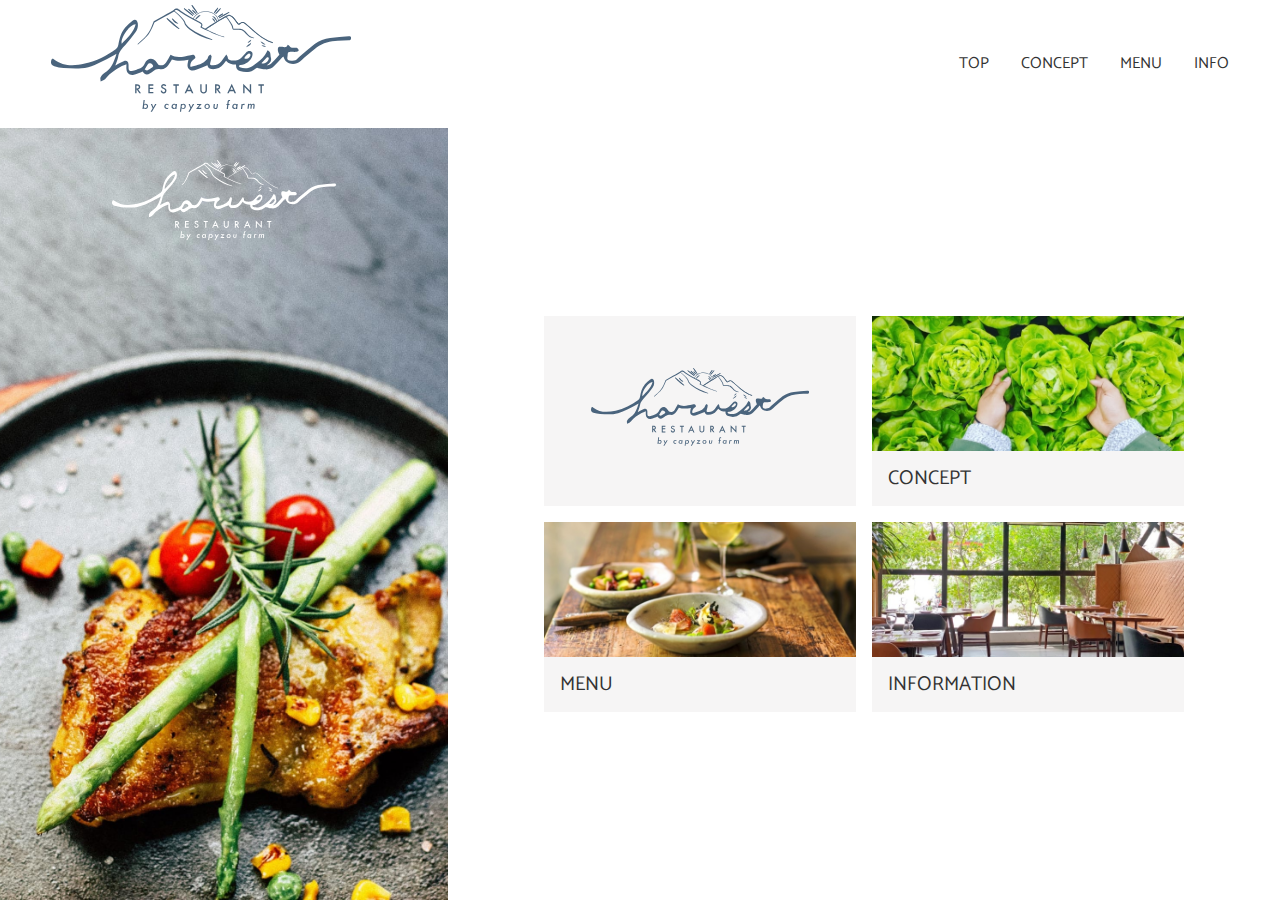
<file: index.html>
<!DOCTYPE html>
<html lang="ja">

<head>
    <meta charset="UTF-8">
    <meta name="viewport" content="width=device-width, initial-scale=1.0">
    <meta name="robots" content="noindex, nofollow">
    <title>隠れ家レストラン</title>
    <link rel="stylesheet" href="css/destyle.css">
    <link rel="stylesheet" href="css/style.css">
    <link rel="stylesheet" href="css/media.css">
    <link rel="preconnect" href="https://fonts.googleapis.com">
    <link rel="preconnect" href="https://fonts.gstatic.com" crossorigin>
    <link
        href="https://fonts.googleapis.com/css2?family=Catamaran:wght@400;700&family=Noto+Sans+JP:wght@400;700&display=swap"
        rel="stylesheet">
</head>

<body>
    <header>
        <div class="headerWrap">
            <h1>
                <img src="images/top_pclogo.svg" alt="ロゴ">
            </h1>

            <nav>
                <ul>
                    <li><a href="index.html">TOP</a></li>
                    <li><a href="concept.html">CONCEPT</a></li>
                    <li><a href="menu.html">MENU</a></li>
                    <li><a href="info.html">INFO</a></li>
                </ul>
            </nav>
        </div>

    </header>

    <main>
        <div class="topContainer">
            <section id="topSec01">
                <div class="topSec01_box">
                    <img src="images/top_logo.svg" alt="TOP_LOGO">
                </div>
            </section>

            <section id="topSec02">
                <ul>
                    <li>
                        <a href="index.html">
                            <img src="images/top_pclogo.svg" alt="TOPLOGO">
                        </a>
                    </li>

                    <li>
                        <a href="concept.html">
                            <img src="images/top_ph01.jpg" alt="conceptLink">
                            <h2>CONCEPT</h2>
                        </a>
                    </li>

                    <li>
                        <a href="menu.html">
                            <img src="images/top_ph02.jpg" alt="menuLink">
                            <h2>MENU</h2>
                        </a>
                    </li>

                    <li>
                        <a href="info.html">
                            <img src="images/top_ph03.jpg" alt="infoLink">
                            <h2>INFORMATION</h2>
                        </a>
                    </li>
                </ul><!-- /.topSec02Box -->
            </section>
        </div><!-- topContainer -->
    </main>
</body>

</html>
</file>
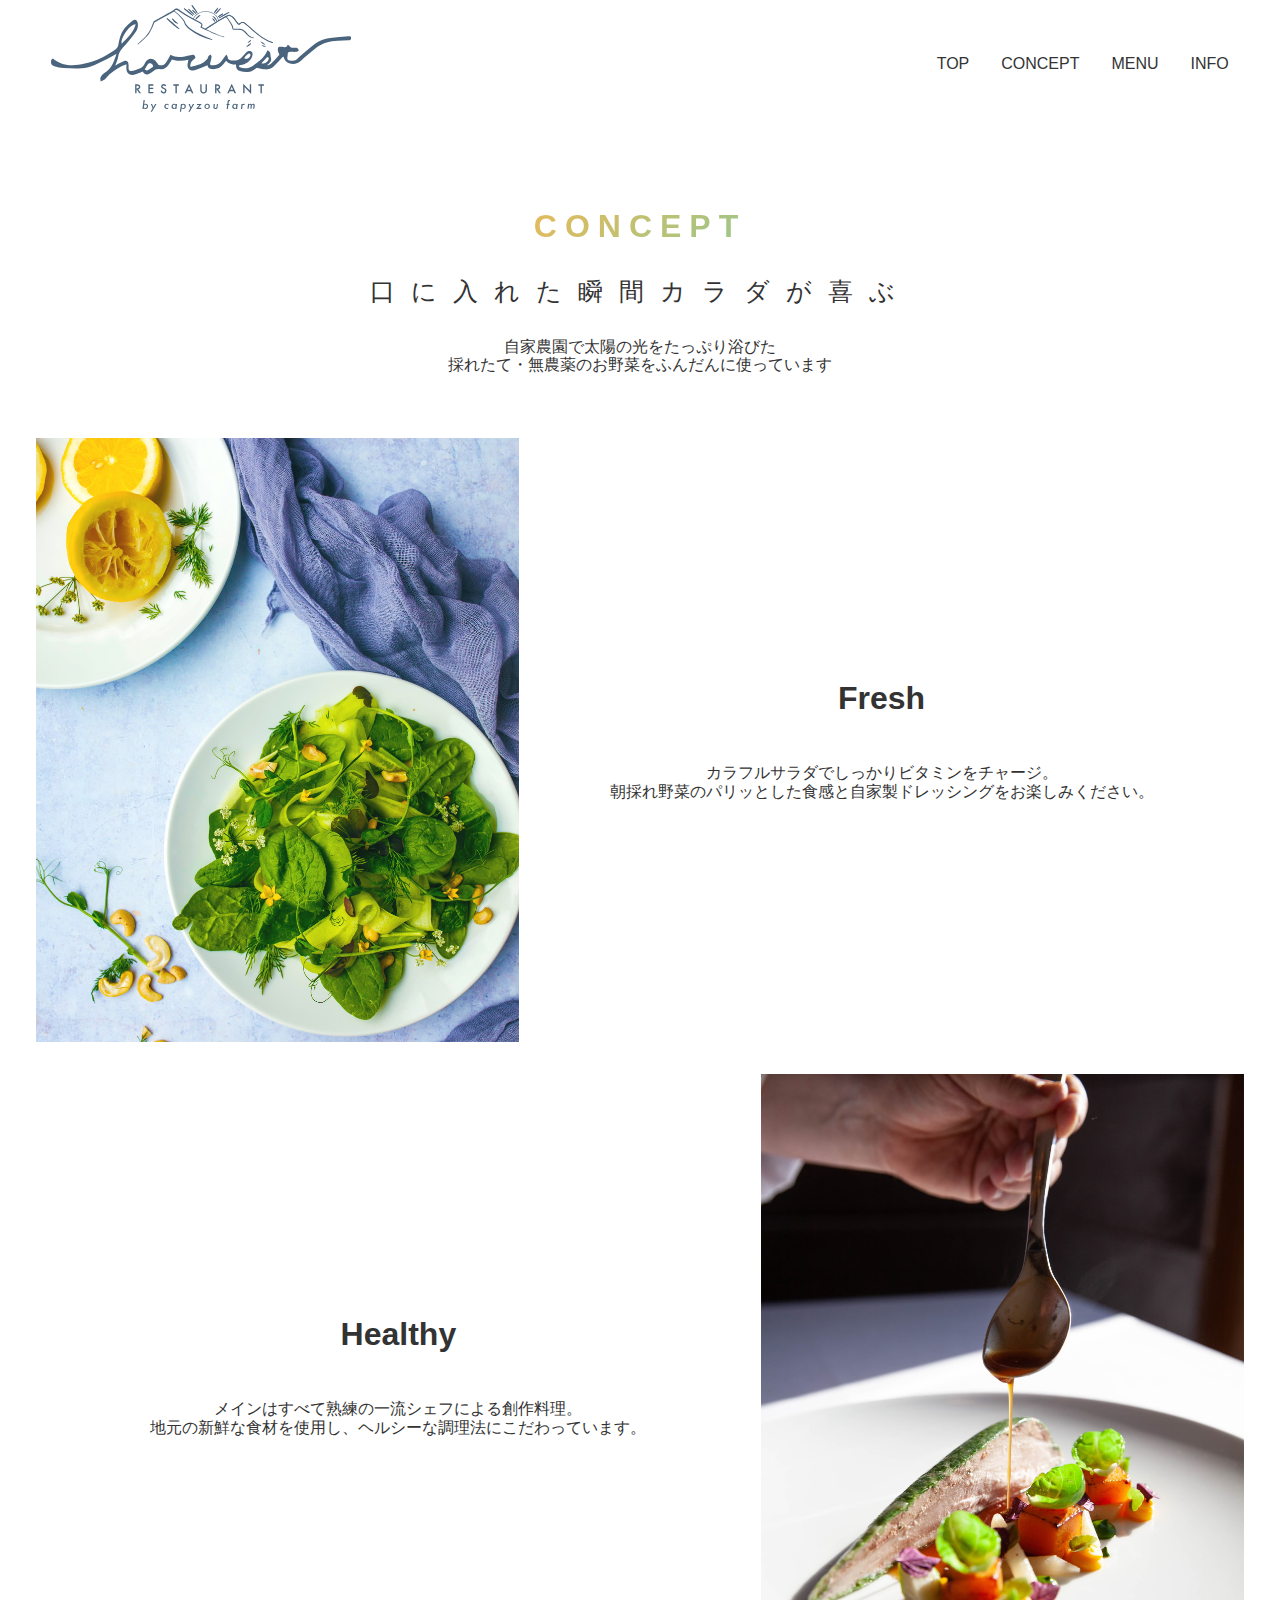
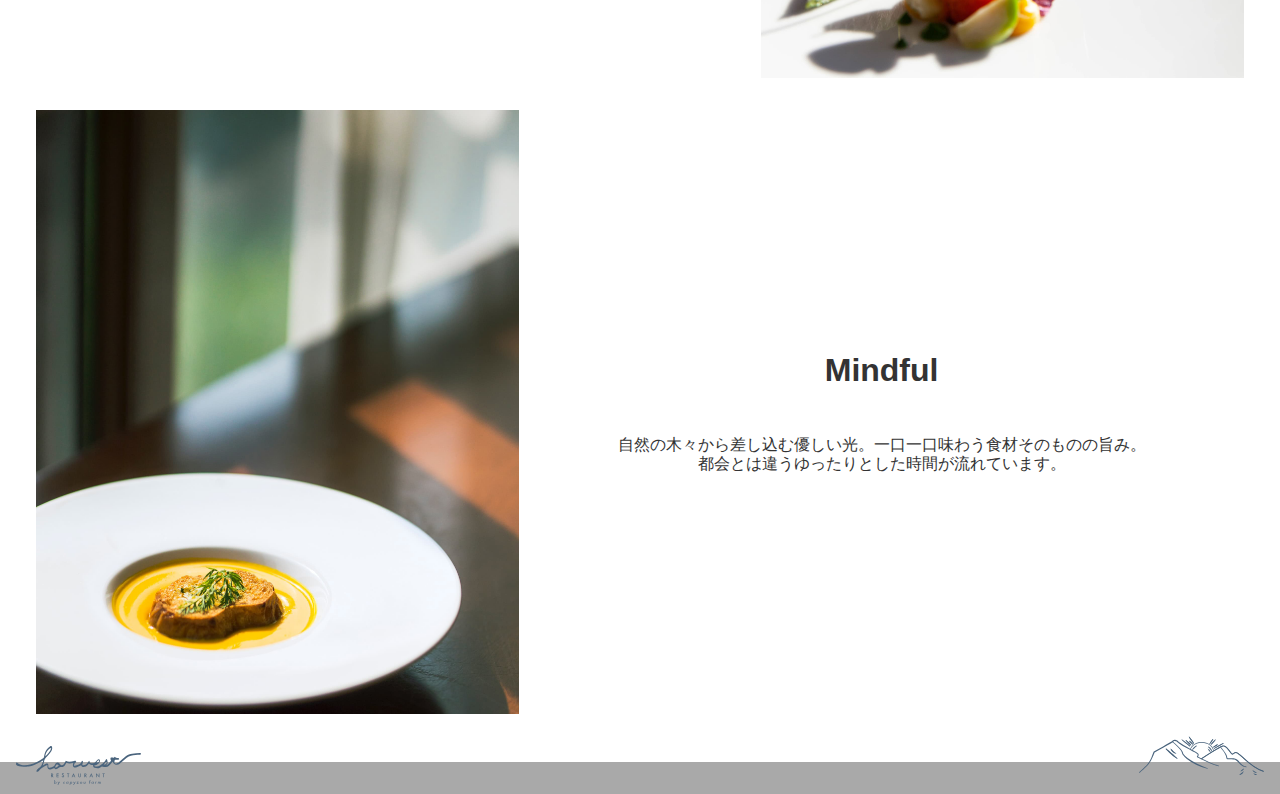
<file: concept.html>
<!DOCTYPE html>
<html lang="ja">

<head>
    <meta charset="UTF-8">
    <meta name="viewport" content="width=device-width, initial-scale=1.0">
    <meta name="robots" content="noindex, nofollow">
    <title>CONCEPT</title>
    <link rel="stylesheet" href="css/destyle.css">
    <link rel="stylesheet" href="css/style.css">
    <link rel="stylesheet" href="css/media.css">
</head>

<body>
    <header>
        <div class="headerWrap">
            <h1>
                <img src="images/top_pclogo.svg" alt="ロゴ">
            </h1>

            <nav>
                <ul>
                    <li><a href="index.html">TOP</a></li>
                    <li><a href="concept.html">CONCEPT</a></li>
                    <li><a href="menu.html">MENU</a></li>
                    <li><a href="info.html">INFO</a></li>
                </ul>
            </nav>
        </div>

    </header>

    <main>
        <div class="concept">
            <section class="concepthead">
                <h2><span>CONCEPT</span></h2>
                <h3>口に入れた瞬間カラダが喜ぶ</h3>
                <p>自家農園で太陽の光をたっぷり浴びた<br>
                    採れたて・無農薬のお野菜をふんだんに使っています
                </p>
            </section>

            <section class="conceptbox">
                <img src="images/concept_ph01.jpg" alt="con1">
                <div class="conceptbox_box">
                    <h2>Fresh</h2>
                    <p>カラフルサラダでしっかりビタミンをチャージ。<br>
                        朝採れ野菜のパリッとした食感と自家製ドレッシングをお楽しみください。</p>
                </div>
            </section>

            <section class="conceptbox">
                <img src="images/concept_ph02.jpg" alt="co2">
                <div class="conceptbox_box">
                    <h2>Healthy</h2>
                    <p>メインはすべて熟練の一流シェフによる創作料理。<br>
                        地元の新鮮な食材を使用し、ヘルシーな調理法にこだわっています。</p>
                </div>
            </section>

            <section class="conceptbox">
                <img src="images/concept_ph03.jpg" alt="con3">
                <div class="conceptbox_box">
                    <h2>Mindful</h2>
                    <p>自然の木々から差し込む優しい光。一口一口味わう食材そのものの旨み。<br>
                        都会とは違うゆったりとした時間が流れています。</p>
                </div>
            </section>
        </div>
    </main>

    <footer>
        <div class="foot">
            <div class="footimg">
                <img src="images/footer_logo.svg" alt="logo">
            </div>
            <div class="footimg">
                <img src="images/footer_mt.svg" alt="logo2">
            </div>
        </div>
    </footer>



</body>

</html>
</file>
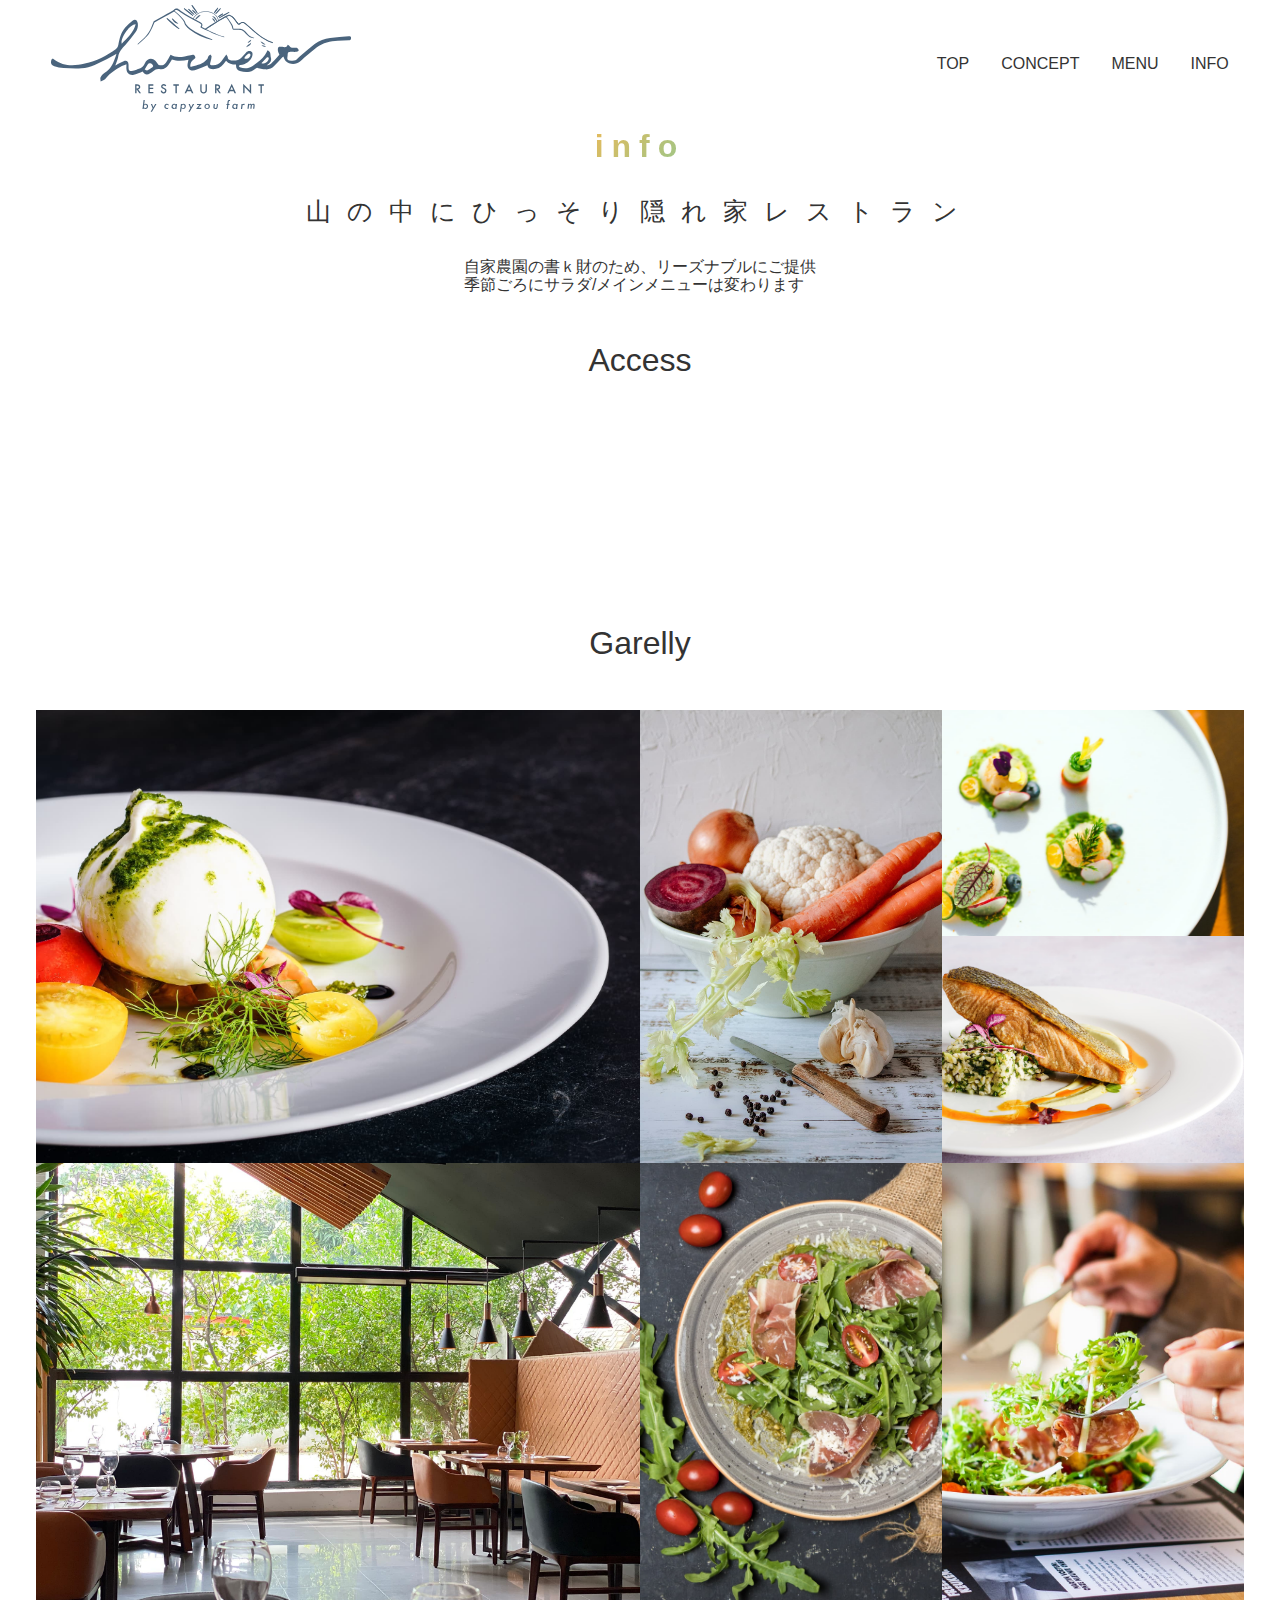
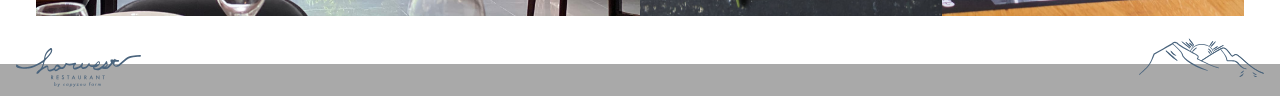
<file: info.html>
<!DOCTYPE html>
<html lang="ja">

<head>
    <meta charset="UTF-8">
    <meta name="viewport" content="width=device-width, initial-scale=1.0">
    <meta name="robots" content="noindex, nofollow">
    <title>INFO</title>
    <link rel="stylesheet" href="css/destyle.css">
    <link rel="stylesheet" href="css/style.css">
    <link rel="stylesheet" href="css/media.css">
</head>

<body>
    <header>
        <div class="headerWrap">
            <h1>
                <img src="images/top_pclogo.svg" alt="ロゴ">
            </h1>

            <nav>
                <ul>
                    <li><a href="index.html">TOP</a></li>
                    <li><a href="concept.html">CONCEPT</a></li>
                    <li><a href="menu.html">MENU</a></li>
                    <li><a href="info.html">INFO</a></li>
                </ul>
            </nav>
        </div>

    </header>

    <section class="menuheader">
        <h2><span>info</span></h2>
        <h3>山の中にひっそり隠れ家レストラン</h3>
        <p>自家農園の書ｋ財のため、リーズナブルにご提供<br>
            季節ごろにサラダ/メインメニューは変わります</p>
    </section>

    <section class="accessgarelly">
        <h2>Access</h2>
        <div class="map">
            <iframe
                src="https://www.google.com/maps/embed?pb=!1m18!1m12!1m3!1d3025.3063848815723!2d-74.04450042238021!3d40.68924943532081!2m3!1f0!2f0!3f0!3m2!1i1024!2i768!4f13.1!3m3!1m2!1s0x89c25090129c363d%3A0x40c6a5770d25022b!2z6Ieq55Sx44Gu5aWz56We5YOP!5e0!3m2!1sja!2sjp!4v1698297440841!5m2!1sja!2sjp"
                width="600" height="450" style="border:0;" allowfullscreen="" loading="lazy"
                referrerpolicy="no-referrer-when-downgrade">
            </iframe>
        </div>

        <h2>Garelly</h2>
        <div class="gara00">
            <div class="gara01">
                <p class="gara0111"><img src="images/info_g01.jpg" alt=""></p>
                <div class="gara011">
                    <p><img src="images/info_g02.jpg" alt=""></p>
                    <div class="gara012">
                        <p><img src="images/info_g03.jpg" alt=""></p>
                        <p><img src="images/info_g04.jpg" alt=""></p>
                    </div>
                </div>
            </div>
            <div class="gara02">
                <p class="gara0222"><img src="images/info_g05.jpg" alt=""></p>
                <div class="gara021">
                    <p><img src="images/info_g06.jpg" alt=""></p>
                    <p><img src="images/info_g07.jpg" alt=""></p>
                </div>
            </div>
        </div>
    </section>

    <footer>
        <div class="foot">
            <div class="footimg">
                <img src="images/footer_logo.svg" alt="logo">
            </div>
            <div class="footimg">
                <img src="images/footer_mt.svg" alt="logo2">
            </div>
        </div>
    </footer>


</body>

</html>
</file>
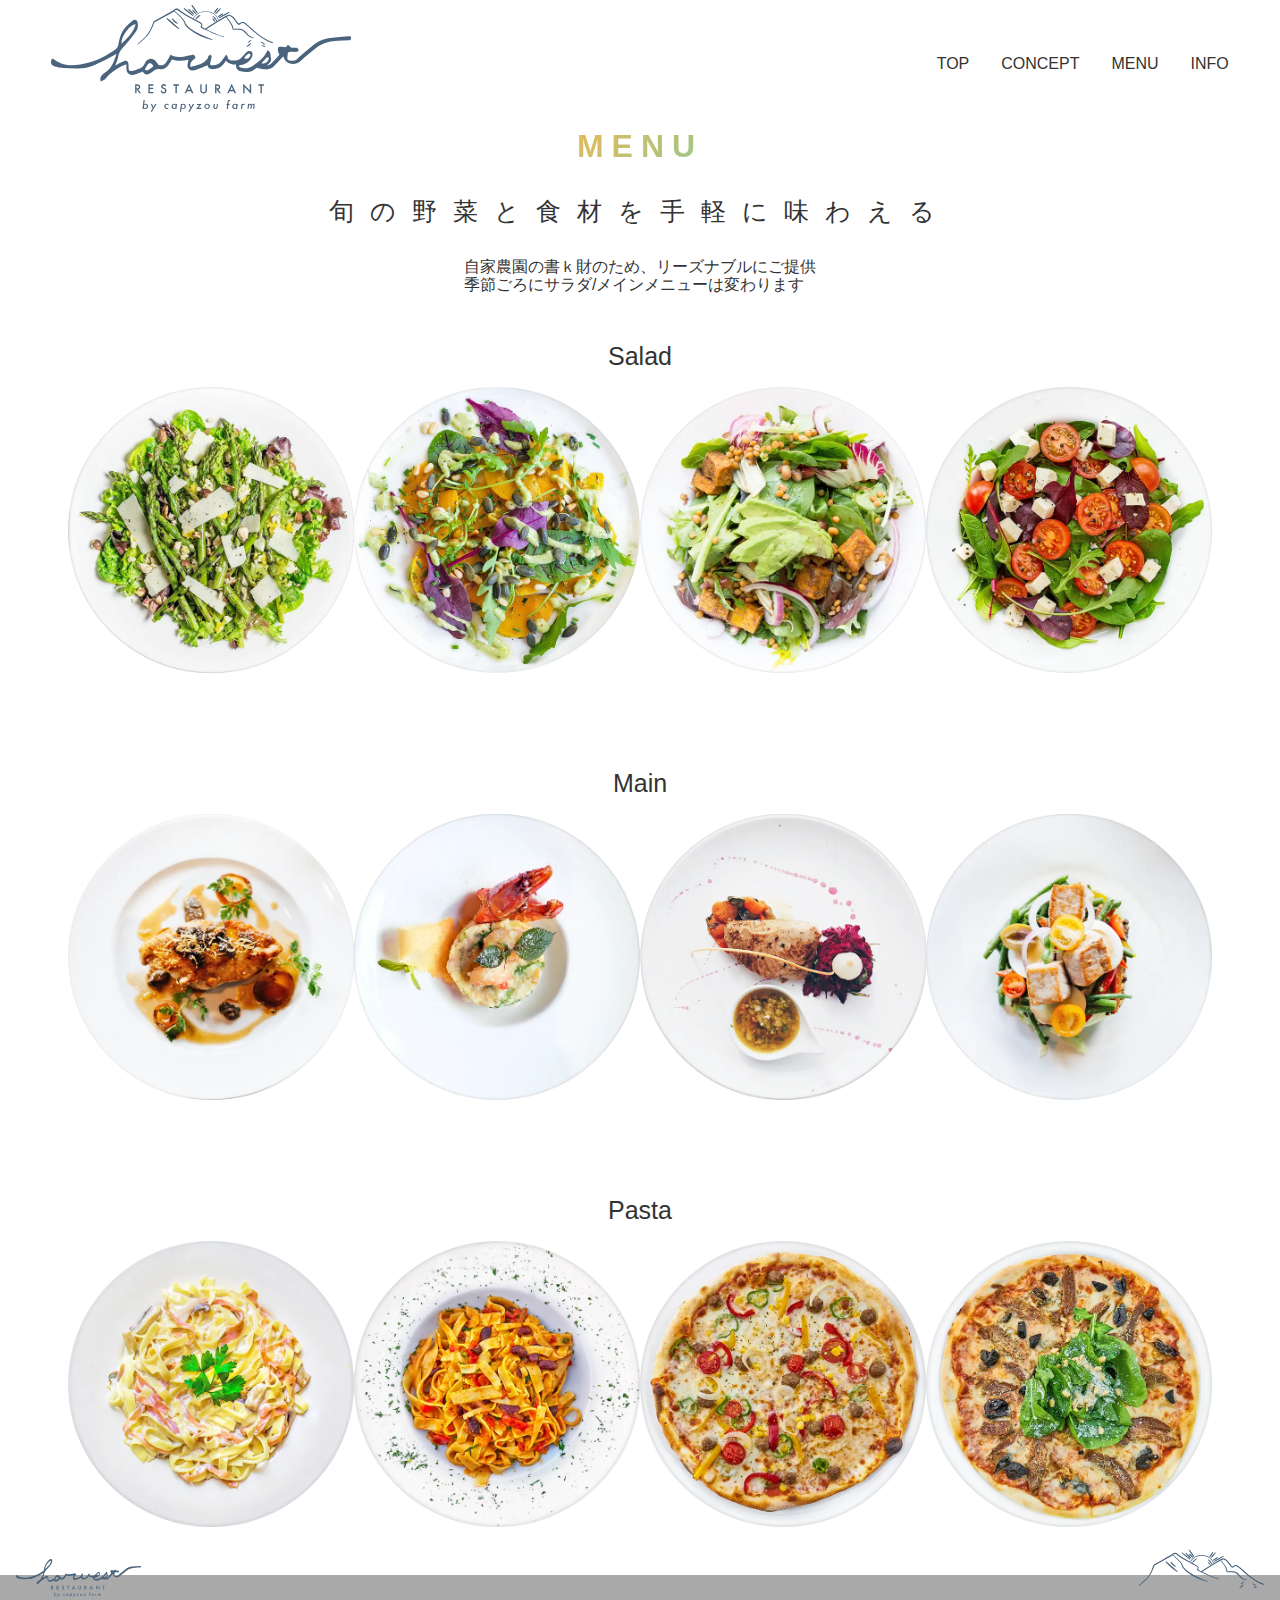
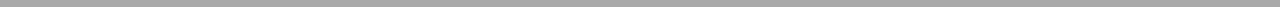
<file: menu.html>
<!DOCTYPE html>
<html lang="ja">

<head>
    <meta charset="UTF-8">
    <meta name="viewport" content="width=device-width, initial-scale=1.0">
    <meta name="robots" content="noindex, nofollow">
    <title>MENU</title>
    <link rel="stylesheet" href="css/destyle.css">
    <link rel="stylesheet" href="css/style.css">
    <link rel="stylesheet" href="css/media.css">
</head>

<body>
    <header>
        <div class="headerWrap">
            <h1>
                <img src="images/top_pclogo.svg" alt="ロゴ">
            </h1>

            <nav>
                <ul>
                    <li><a href="index.html">TOP</a></li>
                    <li><a href="concept.html">CONCEPT</a></li>
                    <li><a href="menu.html">MENU</a></li>
                    <li><a href="info.html">INFO</a></li>
                </ul>
            </nav>
        </div>

    </header>

    <main>
        <section class="menuheader">
            <h2><span>MENU</span></h2>
            <h3>旬の野菜と食材を手軽に味わえる</h3>
            <p>自家農園の書ｋ財のため、リーズナブルにご提供<br>
                季節ごろにサラダ/メインメニューは変わります</p>
        </section>

        <section class="menusec01">
            <ul>
                <li>
                    <h3>Salad</h3>
                    <div class="menuimg">
                        <p><img src="images/menu_s01.webp" alt=""></p>
                        <p><img src="images/menu_s02.webp" alt=""></p>
                        <p><img src="images/menu_s03.webp" alt=""></p>
                        <p><img src="images/menu_s04.webp" alt=""></p>
                    </div>
                </li>
                <li>
                    <h3>Main</h3>
                    <div class="menuimg">
                        <p><img src="images/menu_m01.webp" alt=""></p>
                        <p><img src="images/menu_m02.webp" alt=""></p>
                        <p><img src="images/menu_m03.webp" alt=""></p>
                        <p><img src="images/menu_m04.webp" alt=""></p>
                    </div>
                </li>
                <li>
                    <h3>Pasta</h3>
                    <div class="menuimg">
                        <p><img src="images/menu_p01.webp" alt=""></p>
                        <p><img src="images/menu_p02.webp" alt=""></p>
                        <p><img src="images/menu_p03.webp" alt=""></p>
                        <p><img src="images/menu_p04.webp" alt=""></p>
                    </div>
                </li>
            </ul>
        </section>

        <footer>
            <div class="foot">
                <div class="footimg">
                    <img src="images/footer_logo.svg" alt="logo">
                </div>
                <div class="footimg">
                    <img src="images/footer_mt.svg" alt="logo2">
                </div>
            </div>
        </footer>


    </main>



</body>

</html>
</file>
<file: css/style.css>
@charset "utf-8";

/*

このコードは教科書のwebサイトを、教科書指定のコードを使わずにデザインカンプだけを見ながら設計しています。
要素の大きさや余白など教科書と異なる点は多いと思いますが、コーディング初学者にとって最も大事なのは、ディテールにこだわることではなく、
HTMLとCSSを正しく扱って、レイアウトを組めるかどうかだと考えています。

予習・復習・自習をしっかりこなしている方はレイアウトだけでは簡単すぎると思いますので、
細かい余白やサイズにもこだわってみてください。

*/

body {
    font-family: 'Catamaran', 'Noto Sans JP', sans-serif;
    color: #333;
}

img {
    max-width: 100%;
    height: auto;
}

/******************************* header ****************************** */

.headerWrap {
    max-width: 1280px;
    height: 128px;
    margin: 0 auto;
    padding: 0 4%;
    display: flex;
    justify-content: space-between;
    align-items: center;
    gap: 2rem;
}

.headerWrap h1 {
    width: clamp(100px, 100%, 300px);
    /* min , width , maxの一括指定 */
    /* min-width:100px;
    width: 100%;
    max-width: 300px; */
}

.headerWrap nav ul {
    display: flex;
    gap: 2rem;
}

/******************************* TOP Page ****************************** */

.topContainer {
    width: 100%;
    height: auto;
    display: flex;
    align-items: center;
}

#topSec01 {
    width: 35%;
    /* flex-basis: 35%;   こちらでも良い。こちらで書いた方が有利な時がある */
    height: auto;
}

.topSec01_box {
    width: 100%;
    height: calc(100vh - 128px);
    /* 高さをビューポート単位で高さピッタリに合わせて、そこからheaderの高さを引いている */
    background-image: url(../images/top_bg.jpg);
    background-size: cover;
    background-position: center;
    /* お肉の画像が切れて欲しくないので、これで真ん中基準でcoverするようになります */
    text-align: center;
    /* 中に入れているロゴ画像を真ん中寄せ */
    padding-top: 2rem;
    /* 中に入れているロゴ画像の上をpaddingで2文字分開けています */
}

.topSec01_box img {
    width: clamp(200px, 50%, 300px);
    /* 真ん中のwidth:50%設定がポイント。これによって200〜300pxの間を伸縮するようになります */
    height: auto;
}

#topSec02 {
    width: 50%;
    /* flex-basis: 50%; こちらでも良い*/
    height: auto;
    /* #topSec01はwidth:35%なので合計85%。残りの15%がmarginになるので、margin:0 autoをこちらにかけると、余白が7.5%ずつ分配されて隙間ができます */
    margin: 0 auto;
}

#topSec02 ul {
    width: 100%;
    height: auto;
    display: flex;
    flex-wrap: wrap;
    justify-content: center;
    gap: 1rem;
}

#topSec02 ul li {
    width: calc(100% / 2 - 0.5rem);
    /* #topSec02 ulの指定で、gap:1remを指定しているので、0.5remづつ引いた要素２つの隙間が合計1remになる */
    height: auto;
    background-color: #f6f5f5;
}

#topSec02 ul li a {
    display: block;
    /* インライン要素のaタグを箱のように扱っているので、display:blockでブロック要素に変換。*/
}

#topSec02 ul li:nth-child(1) a {
    width: 100%;
    height: 100%;
    /* TOPへのリンクはSVG画像しか入っていないので、幅と高さを指定して、flexboxを使って中央揃え */
    display: flex;
    align-items: center;
    justify-content: center;
}

#topSec02 ul li:nth-child(1) a img {
    width: 70%;
    height: auto;
    /* ちょっと小さくしてます。こちらではなく、imgの親要素にpaddingを書いても同様のことができます */
}

#topSec02 ul li h2 {
    font-size: 1.25rem;
    /* ちょっと大きくしている */
    padding: 1rem;
    /* 見出しの周りに1文字分のpaddingを作ることで、高さを作っています。この方法はよく使います。 */
}


/******************************* CONCEPT Page ****************************** */

.concept {
    display: flex;
    flex-direction: column;
    max-width: 1240px;
    padding: 1rem;
    gap: 2rem;
    margin: 2rem auto;
}

.concepthead {
    display: flex;
    flex-direction: column;
    text-align: center;
    padding: 2rem;
    gap: 2rem;
}

.concepthead h2 {
    font-size: 2rem;
    letter-spacing: 0.5rem;
}

.concepthead h2 span,
.menuheader h2 span {
    background-image: linear-gradient(135deg, #e6ba5b 0%, #9ac78a 100%);
    -webkit-background-clip: text;
    -moz-background-clip: text;
    background-clip: text;
    color: transparent;
    font-weight: bold;
}

.concepthead h3,
.menuheader h3 {
    font-size: 25px;
    letter-spacing: 1rem;
}

.conceptbox {
    display: flex;
}

.conceptbox img {
    width: 40%;
}

.conceptbox_box {
    width: 50%;
    display: flex;
    flex-direction: column;
    justify-content: center;
    text-align: center;
    margin: 0 auto;
    gap: 3rem;
}

.conceptbox_box h2 {
    font-size: 2rem;
    font-weight: bold;
}

.concept :nth-child(3) {
    flex-direction: row-reverse;
}

.foot {
    height: 2rem;
    display: flex;
    justify-content: space-between;
    padding: 0 1rem;
    background-color: darkgray;
}

.foot .footimg {
    width: 10%;
    /* 目分量 */
    min-width: 100px;
    height: auto;
    transform: translateY(-1rem);
}

.foot .footimg:nth-child(2) {
    transform: translateY(-1.6rem);
}


.menuheader {
    display: flex;
    flex-direction: column;
    align-items: center;
    gap: 2rem;
}

.menuheader h2 {
    font-size: 2rem;
    letter-spacing: 0.5rem;
}

.menusec01 ul {
    max-width: 1240px;
    margin: 0 auto;
}

.menusec01 ul li {
    padding: 3rem;
}

.menusec01 ul li h3 {
    text-align: center;
    font-size: 25px;
    padding-bottom: 1rem;

}

.menusec01 ul li .menuimg {
    display: flex;
}

.menusec01 ul li .menuimg p {
    display: flex;
}

.accessgarelly {
    max-width: 1240px;
    margin: 2rem auto;
    padding: 1rem;
    text-align: center;
    display: flex;
    flex-direction: column;
    align-items: center;
    gap: 3rem;
}

.accessgarelly h2 {
    font-size: 2rem;
}

.accessgarelly .map {
    width: 100%;
    height: auto;
}

.accessgarelly .map iframe {
    width: 100%;
    height: 20%;
}

.accessgarelly .gara00 {
    /* display: flex;
    flex-direction: column; */
    gap: 0;
    width: 100%;
    height: auto;
}

.accessgarelly .gara00 .gara01,
.accessgarelly .gara00 .gara02,
.accessgarelly .gara00 .gara01 .gara011,
.accessgarelly .gara00 .gara02 .gara021 {
    display: flex;
}

.accessgarelly .gara01 .gara0111,
.accessgarelly .gara01 .gara011{
    width: 50%;
}

.accessgarelly .gara01 .gara011 p,
.accessgarelly .gara01 .gara011 .gara012
{
    height: 100%;
    width: 50%;
}

.accessgarelly .gara01 .gara011 .gara012 p{
    width:100%;
}


.accessgarelly .gara00 .gara01 .gara011 .gara012 {
    display: flex;
    flex-direction: column;
}

.accessgarelly .gara02 .gara0222,
.accessgarelly .gara02 .gara021
{
width: 50%;
}

.accessgarelly .gara02 .gara021 p{
width: 50%;
}


.accessgarelly .gara01 p img,
.accessgarelly .gara02 p img,
.accessgarelly .gara00 .gara01 .gara011 p img,
.accessgarelly .gara00 .gara01 .gara011 .gara012 p img {
    height: 100%;
    object-fit: cover;
}
</file>
<file: css/media.css>
@charset "utf-8";

/* 教科書では920pxの指定があります。タブレット基準で考えるならば834px以上で切り替わると良いので、900px前後でプロジェクトに応じて可変させます */
@media (width < 920px) {

    /******************************* header ****************************** */

    .headerWrap {
        height: calc(118.99px + 1rem + 1rem + 1rem);
        /* ロゴ画像の高さ119px + 1rem + ナビゲーションの高さ1rem + 下の余白1rem */
        /* 結果、166.99px */
        gap: 1rem;
        flex-direction: column;
        justify-content: flex-start;
    }

    /******************************* TOP Page ****************************** */

    .topContainer {
        flex-direction: column;
        /* 子要素の横幅をflex-basisで指定しているなら、display:blockでflexboxを解除するという手もあります。 */
        gap: 5rem;
    }

    #topSec01 {
        width: 100%;
    }

    .topSec01_box {
        height: calc(100vh - 166.99px);
        /* CSS変数を使うと、こちらでわざわざ計算しなくて済むが、まだ授業で使っていないので、冗長な書き方になってます */
    }

    #topSec02 {
        width: 100%;
    }

    #topSec02 ul {
        gap: 3rem;
    }

    #topSec02 ul li {
        width: calc(100% - 4rem);
    }

    #topSec02 ul li:nth-child(1) {
        display: none;
    }

    /*
    教科書の付属素材データに不備があるのでこれを入れないといけない
    imgに対して、width100%と指定すると、画像のオリジナルサイズを無視して無理やり100%幅まで引き伸ばすことができます。 
    教科書P225に解説があります。そして、そこに作者の発言があるんですが・・・このデータの不備と発言が矛盾しているので、イラッとします。
    */
    #topSec02 ul li a img {
        width: 100%;
    }

    .concept :nth-child(3) {
        flex-direction: column;
    }

    .conceptbox {
        flex-direction: column;
    }

    .conceptbox img {
        width: 100%;
        height: 30vh;
        object-fit: cover;
        object-position: center 90%;
    }

    .conceptbox_box {
        margin-top: 1rem;
        gap: 1rem;
    }

    .menusec01 ul li .menuimg {
        flex-wrap: wrap;
    }

    .menusec01 ul li .menuimg p {
        width: calc(100% / 2 - 0.75rem);
    }

    .foot {
        padding: 0;
    }

    .foot .footimg {
        width: 160px;
        transform: translateY(-1.2rem);
    }

    .foot .footimg:nth-child(2) {
        width: 160px;
        transform: translateY(-3.2rem);
    }

    /* --------------------------------------------- */

    .accessgarelly .gara01 .gara0111,
    .accessgarelly .gara01 .gara011,
    .accessgarelly .gara02 .gara0222,
    .accessgarelly .gara02 .gara021 {
        width: 100%;
    }

    .accessgarelly .gara00 .gara01,
    .accessgarelly .gara00 .gara02 {
        flex-direction: column;
    }

    .accessgarelly .gara00 .gara01 .gara011 {
        display: flex;
    }

    .accessgarelly .gara00 .gara01 .gara011 .gara012{
        height: auto;
    }

    .accessgarelly .gara00 .gara01 .gara011 .gara012 p{
        height: 50%;
    }

    .accessgarelly .gara00 .gara02 .gara021 {
        display: flex;
    }




    
}

/* width < 920px */
</file>
<file: css/destyle.css>
/*! destyle.css v4.0.0 | MIT License | https://github.com/nicolas-cusan/destyle.css */

/* Reset box-model and set borders */
/* ============================================ */

*,
::before,
::after {
    box-sizing: border-box;
    border-style: solid;
    border-width: 0;
}

/* Document */
/* ============================================ */

/**
 * 1. Correct the line height in all browsers.
 * 2. Prevent adjustments of font size after orientation changes in iOS.
 * 3. Remove gray overlay on links for iOS.
 */

html {
    line-height: 1.15;
    /* 1 */
    -webkit-text-size-adjust: 100%;
    /* 2 */
    -webkit-tap-highlight-color: transparent;
    /* 3*/
}

/* Sections */
/* ============================================ */

/**
 * Remove the margin in all browsers.
 */

body {
    margin: 0;
}

/**
 * Render the `main` element consistently in IE.
 */

main {
    display: block;
}

/* Vertical rhythm */
/* ============================================ */

p,
table,
blockquote,
address,
pre,
iframe,
form,
figure,
dl {
    margin: 0;
}

/* Headings */
/* ============================================ */

h1,
h2,
h3,
h4,
h5,
h6 {
    font-size: inherit;
    font-weight: inherit;
    margin: 0;
}

/* Lists (enumeration) */
/* ============================================ */

ul,
ol {
    margin: 0;
    padding: 0;
    list-style: none;
}

/* Lists (definition) */
/* ============================================ */

dt {
    font-weight: bold;
}

dd {
    margin-left: 0;
}

/* Grouping content */
/* ============================================ */

/**
 * 1. Add the correct box sizing in Firefox.
 * 2. Show the overflow in Edge and IE.
 */

hr {
    box-sizing: content-box;
    /* 1 */
    height: 0;
    /* 1 */
    overflow: visible;
    /* 2 */
    border-top-width: 1px;
    margin: 0;
    clear: both;
    color: inherit;
}

/**
 * 1. Correct the inheritance and scaling of font size in all browsers.
 * 2. Correct the odd `em` font sizing in all browsers.
 */

pre {
    font-family: monospace, monospace;
    /* 1 */
    font-size: inherit;
    /* 2 */
}

address {
    font-style: inherit;
}

/* Text-level semantics */
/* ============================================ */

/**
 * Remove the gray background on active links in IE 10.
 */

a {
    background-color: transparent;
    text-decoration: none;
    color: inherit;
}

/**
 * 1. Remove the bottom border in Chrome 57-
 * 2. Add the correct text decoration in Chrome, Edge, IE, Opera, and Safari.
 */

abbr[title] {
    text-decoration: underline dotted;
    /* 2 */
}

/**
 * Add the correct font weight in Chrome, Edge, and Safari.
 */

b,
strong {
    font-weight: bolder;
}

/**
 * 1. Correct the inheritance and scaling of font size in all browsers.
 * 2. Correct the odd `em` font sizing in all browsers.
 */

code,
kbd,
samp {
    font-family: monospace, monospace;
    /* 1 */
    font-size: inherit;
    /* 2 */
}

/**
 * Add the correct font size in all browsers.
 */

small {
    font-size: 80%;
}

/**
 * Prevent `sub` and `sup` elements from affecting the line height in
 * all browsers.
 */

sub,
sup {
    font-size: 75%;
    line-height: 0;
    position: relative;
    vertical-align: baseline;
}

sub {
    bottom: -0.25em;
}

sup {
    top: -0.5em;
}

/* Replaced content */
/* ============================================ */

/**
 * Prevent vertical alignment issues.
 */

svg,
img,
embed,
object,
iframe {
    vertical-align: bottom;
}

/* Forms */
/* ============================================ */

/**
 * Reset form fields to make them styleable.
 * 1. Make form elements stylable across systems iOS especially.
 * 2. Inherit text-transform from parent.
 */

button,
input,
optgroup,
select,
textarea {
    -webkit-appearance: none;
    /* 1 */
    appearance: none;
    vertical-align: middle;
    color: inherit;
    font: inherit;
    background: transparent;
    padding: 0;
    margin: 0;
    border-radius: 0;
    text-align: inherit;
    text-transform: inherit;
    /* 2 */
}

/**
 * Correct cursors for clickable elements.
 */

button,
[type="button"],
[type="reset"],
[type="submit"] {
    cursor: pointer;
}

button:disabled,
[type="button"]:disabled,
[type="reset"]:disabled,
[type="submit"]:disabled {
    cursor: default;
}

/**
 * Improve outlines for Firefox and unify style with input elements & buttons.
 */

:-moz-focusring {
    outline: auto;
}

select:disabled {
    opacity: inherit;
}

/**
 * Remove padding
 */

option {
    padding: 0;
}

/**
 * Reset to invisible
 */

fieldset {
    margin: 0;
    padding: 0;
    min-width: 0;
}

legend {
    padding: 0;
}

/**
 * Add the correct vertical alignment in Chrome, Firefox, and Opera.
 */

progress {
    vertical-align: baseline;
}

/**
 * Remove the default vertical scrollbar in IE 10+.
 */

textarea {
    overflow: auto;
}

/**
 * Correct the cursor style of increment and decrement buttons in Chrome.
 */

[type="number"]::-webkit-inner-spin-button,
[type="number"]::-webkit-outer-spin-button {
    height: auto;
}

/**
 * Correct the outline style in Safari.
 */

[type="search"] {
    outline-offset: -2px;
    /* 1 */
}

/**
 * Remove the inner padding in Chrome and Safari on macOS.
 */

[type="search"]::-webkit-search-decoration {
    -webkit-appearance: none;
}

/**
 * 1. Correct the inability to style clickable types in iOS and Safari.
 * 2. Fix font inheritance.
 */

::-webkit-file-upload-button {
    -webkit-appearance: button;
    /* 1 */
    font: inherit;
    /* 2 */
}

/**
 * Fix appearance for Firefox
 */
[type="number"] {
    -moz-appearance: textfield;
}

/**
 * Clickable labels
 */

label[for] {
    cursor: pointer;
}

/* Interactive */
/* ============================================ */

/*
 * Add the correct display in Edge, IE 10+, and Firefox.
 */

details {
    display: block;
}

/*
 * Add the correct display in all browsers.
 */

summary {
    display: list-item;
}

/*
 * Remove outline for editable content.
 */

[contenteditable]:focus {
    outline: auto;
}

/* Tables */
/* ============================================ */

/**
1. Correct table border color inheritance in all Chrome and Safari.
*/

table {
    border-color: inherit;
    /* 1 */
    border-collapse: collapse;
}

caption {
    text-align: left;
}

td,
th {
    vertical-align: top;
    padding: 0;
}

th {
    text-align: left;
    font-weight: bold;
}
</file>
